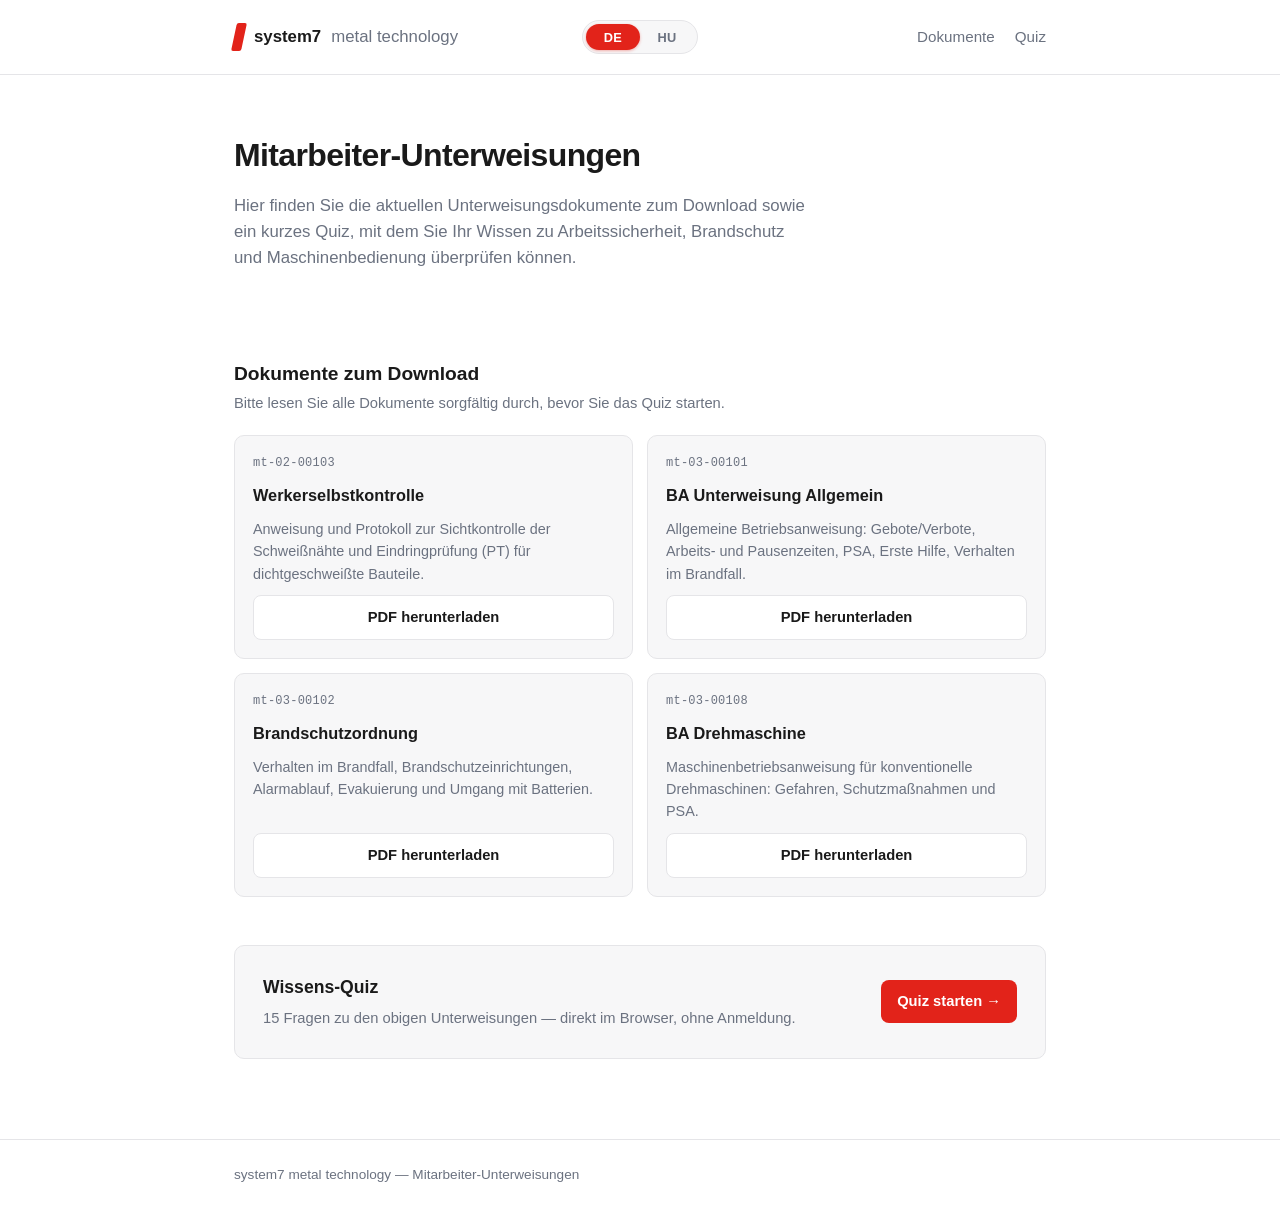
<file: index.html>
<!doctype html>
<html lang="de">
<head>
<meta charset="utf-8">
<meta name="viewport" content="width=device-width, initial-scale=1">
<title>Mitarbeiter-Unterweisungen | system7 metal technology</title>
<link rel="stylesheet" href="assets/style.css">
</head>
<body>

<header class="site">
  <div class="wrap">
    <a class="brand" href="index.html"><span class="mark"></span>system7 <span style="font-weight:400;color:var(--muted)">metal technology</span></a>
    <div class="lang-toggle">
      <div class="thumb"></div>
      <button class="lang-btn" data-lang-btn="de">DE</button>
      <button class="lang-btn" data-lang-btn="hu">HU</button>
    </div>
    <nav class="site">
      <a href="#dokumente" data-i18n="nav_docs">Dokumente</a>
      <a href="quiz.html" data-i18n="nav_quiz">Quiz</a>
    </nav>
  </div>
</header>

<main>
  <div class="wrap">

    <section class="hero">
      <h1 data-i18n="hero_title">Mitarbeiter-Unterweisungen</h1>
      <p data-i18n="hero_text">Hier finden Sie die aktuellen Unterweisungsdokumente zum Download sowie ein kurzes Quiz,
      mit dem Sie Ihr Wissen zu Arbeitssicherheit, Brandschutz und Maschinenbedienung überprüfen können.</p>
    </section>

    <section id="dokumente">
      <h2 class="section-title" data-i18n="docs_title">Dokumente zum Download</h2>
      <p class="section-sub" data-i18n="docs_sub">Bitte lesen Sie alle Dokumente sorgfältig durch, bevor Sie das Quiz starten.</p>

      <div class="doc-grid">

        <div class="doc-card" data-doc="werkerselbstkontrolle">
          <span class="doc-num" data-doc-num></span>
          <h3 data-doc-title></h3>
          <p data-doc-desc></p>
          <a class="btn btn-outline" data-doc-link download></a>
        </div>

        <div class="doc-card" data-doc="allgemein">
          <span class="doc-num" data-doc-num></span>
          <h3 data-doc-title></h3>
          <p data-doc-desc></p>
          <a class="btn btn-outline" data-doc-link download></a>
        </div>

        <div class="doc-card" data-doc="brandschutz">
          <span class="doc-num" data-doc-num></span>
          <h3 data-doc-title></h3>
          <p data-doc-desc></p>
          <a class="btn btn-outline" data-doc-link download></a>
        </div>

        <div class="doc-card" data-doc="drehmaschine">
          <span class="doc-num" data-doc-num></span>
          <h3 data-doc-title></h3>
          <p data-doc-desc></p>
          <a class="btn btn-outline" data-doc-link download></a>
        </div>

      </div>
    </section>

    <section>
      <div class="quiz-cta">
        <div>
          <h3 data-i18n="quiz_cta_title">Wissens-Quiz</h3>
          <p data-i18n="quiz_cta_text">15 Fragen zu den obigen Unterweisungen &mdash; direkt im Browser, ohne Anmeldung.</p>
        </div>
        <a class="btn btn-primary" href="quiz.html" data-i18n="quiz_cta_btn">Quiz starten &rarr;</a>
      </div>
    </section>

  </div>
</main>

<footer class="site">
  <div class="wrap" data-i18n="footer">
    system7 metal technology &mdash; Mitarbeiter-Unterweisungen
  </div>
</footer>

<script src="assets/i18n.js"></script>
<script src="assets/lang.js"></script>
<script>
  applyCommonI18n("page_title_index");
  renderDocs();
</script>
</body>
</html>
</file>
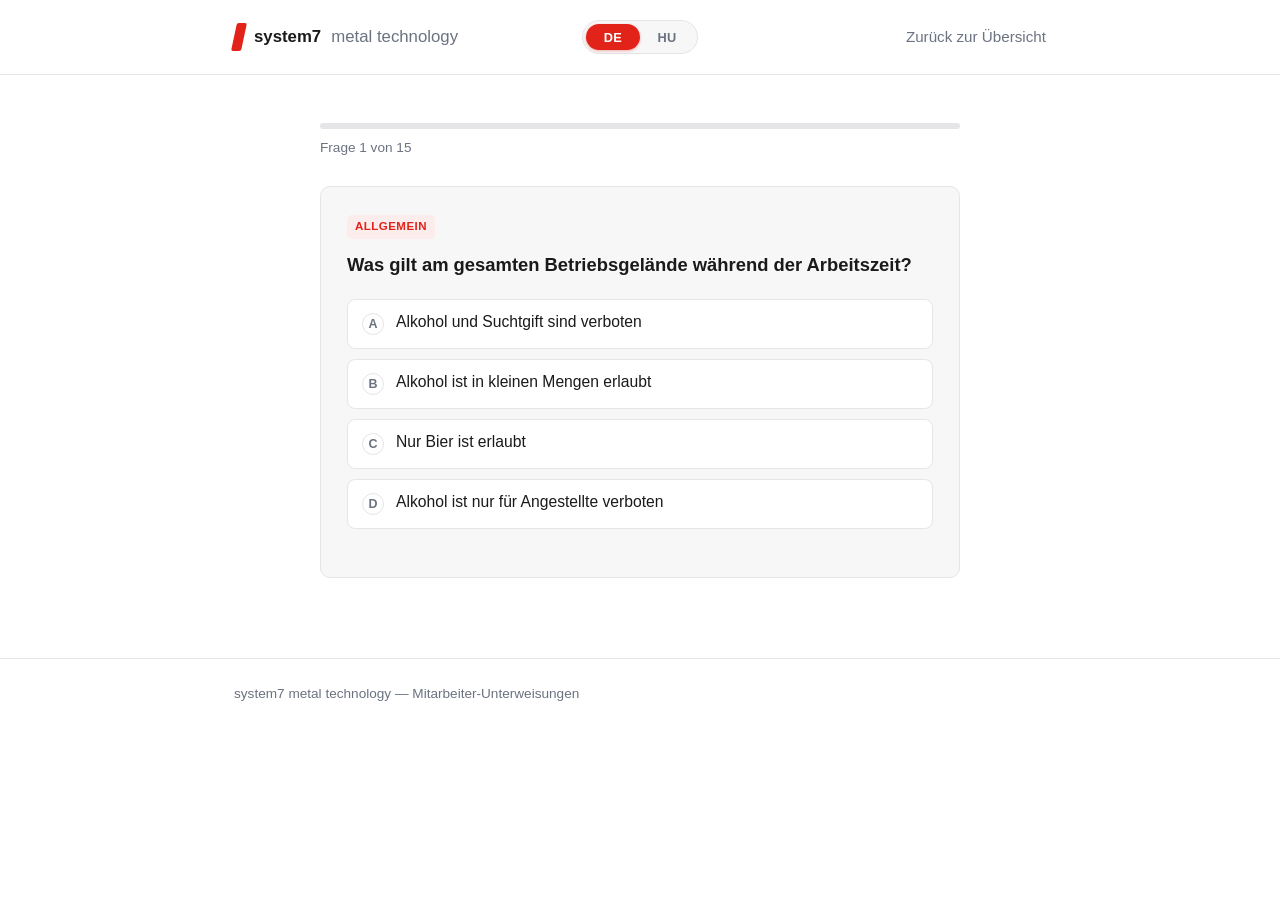
<file: quiz.html>
<!doctype html>
<html lang="de">
<head>
<meta charset="utf-8">
<meta name="viewport" content="width=device-width, initial-scale=1">
<title>Quiz | system7 metal technology</title>
<link rel="stylesheet" href="assets/style.css">
</head>
<body>

<header class="site">
  <div class="wrap">
    <a class="brand" href="index.html"><span class="mark"></span>system7 <span style="font-weight:400;color:var(--muted)">metal technology</span></a>
    <div class="lang-toggle">
      <div class="thumb"></div>
      <button class="lang-btn" data-lang-btn="de">DE</button>
      <button class="lang-btn" data-lang-btn="hu">HU</button>
    </div>
    <nav class="site">
      <a href="index.html" data-i18n="back_link">Zurück zur Übersicht</a>
    </nav>
  </div>
</header>

<main>
  <div class="wrap">
    <div class="quiz-shell" id="quiz-shell">

      <div class="progress-track">
        <div class="progress-fill" id="progress-fill"></div>
      </div>
      <div class="progress-label" id="progress-label">Frage 1 von 15</div>

      <div class="question-card" id="question-card"></div>

      <div class="result-card hidden" id="result-card">
        <div class="section-sub" style="margin:0;" id="result-title">Ihr Ergebnis</div>
        <div class="result-score" id="result-score">0 / 15</div>
        <div class="result-msg" id="result-msg"></div>
        <div class="result-actions">
          <button class="btn btn-primary" id="restart-btn">Quiz wiederholen</button>
          <a class="btn btn-outline" href="index.html" id="docs-link-btn">Zur Dokumentenübersicht</a>
        </div>
        <div class="review-list" id="review-list"></div>
      </div>

    </div>
  </div>
</main>

<footer class="site">
  <div class="wrap" data-i18n="footer">
    system7 metal technology &mdash; Mitarbeiter-Unterweisungen
  </div>
</footer>

<script src="assets/i18n.js"></script>
<script src="assets/lang.js"></script>
<script src="assets/quiz-data.js"></script>
<script src="assets/quiz.js"></script>
</body>
</html>
</file>
<file: assets/style.css>
:root {
  --red: #e2231a;
  --red-dark: #b91c14;
  --ink: #1a1a1a;
  --muted: #6b7280;
  --bg: #ffffff;
  --card: #f7f7f8;
  --border: #e5e5e8;
  --green: #1a8a4a;
  --green-bg: #eafaf0;
  --red-bg: #fdecec;
  --radius: 10px;
  --maxw: 860px;
}

* { box-sizing: border-box; }

html, body {
  margin: 0;
  padding: 0;
}

body {
  font-family: -apple-system, BlinkMacSystemFont, "Segoe UI", Roboto, Helvetica, Arial, sans-serif;
  color: var(--ink);
  background: var(--bg);
  line-height: 1.55;
}

a { color: var(--red); }

.wrap {
  max-width: var(--maxw);
  margin: 0 auto;
  padding: 0 24px;
}

header.site {
  border-bottom: 1px solid var(--border);
  padding: 20px 0;
}

header.site .wrap {
  display: grid;
  grid-template-columns: 1fr auto 1fr;
  align-items: center;
  gap: 16px;
}

@media (max-width: 640px) {
  header.site .wrap {
    grid-template-columns: 1fr;
    row-gap: 14px;
  }
  header.site .brand,
  header.site .lang-toggle,
  header.site nav.site {
    justify-self: center;
  }
}

.brand {
  display: flex;
  align-items: center;
  gap: 10px;
  font-weight: 700;
  font-size: 1.05rem;
  text-decoration: none;
  color: var(--ink);
  justify-self: start;
}

.brand .mark {
  width: 10px;
  height: 28px;
  background: var(--red);
  border-radius: 2px;
  display: inline-block;
  transform: skewX(-12deg);
}

nav.site {
  display: flex;
  align-items: center;
  gap: 20px;
  justify-self: end;
}

nav.site a {
  color: var(--muted);
  text-decoration: none;
  font-size: 0.95rem;
}

nav.site a:hover { color: var(--ink); }

.lang-toggle {
  position: relative;
  justify-self: center;
  display: inline-flex;
  background: var(--card);
  border: 1px solid var(--border);
  border-radius: 999px;
  padding: 3px;
  width: 116px;
  height: 34px;
}

.lang-toggle .thumb {
  position: absolute;
  top: 3px;
  left: 3px;
  width: calc(50% - 3px);
  height: calc(100% - 6px);
  background: var(--red);
  border-radius: 999px;
  transition: transform 0.25s cubic-bezier(0.65, 0, 0.35, 1);
  box-shadow: 0 1px 3px rgba(226, 35, 26, 0.35);
}

.lang-toggle[data-active="hu"] .thumb {
  transform: translateX(100%);
}

.lang-btn {
  position: relative;
  z-index: 1;
  flex: 1;
  border: none;
  background: transparent;
  font-size: 0.8rem;
  font-weight: 700;
  letter-spacing: 0.02em;
  color: var(--muted);
  cursor: pointer;
  border-radius: 999px;
  transition: color 0.2s ease;
}

.lang-btn.active {
  color: #fff;
}

main {
  padding: 48px 0 80px;
}

.hero {
  padding: 8px 0 40px;
}

.hero h1 {
  font-size: 2rem;
  margin: 0 0 12px;
  letter-spacing: -0.02em;
}

.hero p {
  color: var(--muted);
  font-size: 1.05rem;
  max-width: 62ch;
  margin: 0;
}

.section-title {
  font-size: 1.2rem;
  margin: 0 0 4px;
}

.section-sub {
  color: var(--muted);
  font-size: 0.92rem;
  margin: 0 0 20px;
}

section + section {
  margin-top: 48px;
}

.doc-grid {
  display: grid;
  grid-template-columns: repeat(2, 1fr);
  gap: 14px;
}

@media (max-width: 640px) {
  .doc-grid { grid-template-columns: 1fr; }
}

.doc-card {
  border: 1px solid var(--border);
  background: var(--card);
  border-radius: var(--radius);
  padding: 18px;
  display: flex;
  flex-direction: column;
  gap: 10px;
}

.doc-card .doc-num {
  font-size: 0.75rem;
  color: var(--muted);
  font-family: ui-monospace, SFMono-Regular, Menlo, monospace;
  letter-spacing: 0.02em;
}

.doc-card h3 {
  margin: 0;
  font-size: 1.02rem;
}

.doc-card p {
  margin: 0;
  color: var(--muted);
  font-size: 0.9rem;
  flex: 1;
}

.btn {
  display: inline-flex;
  align-items: center;
  justify-content: center;
  gap: 8px;
  border: none;
  border-radius: 8px;
  padding: 10px 16px;
  font-size: 0.92rem;
  font-weight: 600;
  cursor: pointer;
  text-decoration: none;
  transition: background 0.15s ease, transform 0.05s ease;
}

.btn:active { transform: scale(0.98); }

.btn-primary {
  background: var(--red);
  color: #fff;
}
.btn-primary:hover { background: var(--red-dark); }

.btn-outline {
  background: #fff;
  color: var(--ink);
  border: 1px solid var(--border);
}
.btn-outline:hover { border-color: var(--red); color: var(--red); }

.quiz-cta {
  border: 1px solid var(--border);
  background: var(--card);
  border-radius: var(--radius);
  padding: 28px;
  display: flex;
  align-items: center;
  justify-content: space-between;
  gap: 20px;
  flex-wrap: wrap;
}

.quiz-cta h3 {
  margin: 0 0 6px;
  font-size: 1.1rem;
}

.quiz-cta p {
  margin: 0;
  color: var(--muted);
  font-size: 0.92rem;
}

footer.site {
  border-top: 1px solid var(--border);
  padding: 24px 0;
  color: var(--muted);
  font-size: 0.85rem;
}

/* ---- Quiz page ---- */

.quiz-shell {
  max-width: 640px;
  margin: 0 auto;
}

.progress-track {
  height: 6px;
  background: var(--border);
  border-radius: 4px;
  overflow: hidden;
  margin-bottom: 8px;
}

.progress-fill {
  height: 100%;
  background: var(--red);
  width: 0%;
  transition: width 0.25s ease;
}

.progress-label {
  display: flex;
  justify-content: space-between;
  font-size: 0.85rem;
  color: var(--muted);
  margin-bottom: 28px;
}

.question-card {
  border: 1px solid var(--border);
  border-radius: var(--radius);
  padding: 26px;
  background: var(--card);
}

.question-tag {
  display: inline-block;
  font-size: 0.72rem;
  font-weight: 700;
  text-transform: uppercase;
  letter-spacing: 0.04em;
  color: var(--red);
  background: var(--red-bg);
  padding: 3px 8px;
  border-radius: 5px;
  margin-bottom: 12px;
}

.question-text {
  font-size: 1.15rem;
  font-weight: 600;
  margin: 0 0 20px;
}

.options {
  display: flex;
  flex-direction: column;
  gap: 10px;
}

.option {
  display: flex;
  align-items: flex-start;
  gap: 12px;
  text-align: left;
  border: 1px solid var(--border);
  background: #fff;
  border-radius: 8px;
  padding: 13px 14px;
  font-size: 0.98rem;
  cursor: pointer;
  color: var(--ink);
}

.option:hover:not(:disabled) {
  border-color: var(--red);
}

.option .letter {
  flex: none;
  width: 22px;
  height: 22px;
  border-radius: 50%;
  border: 1px solid var(--border);
  display: flex;
  align-items: center;
  justify-content: center;
  font-size: 0.78rem;
  font-weight: 700;
  color: var(--muted);
}

.option.correct {
  border-color: var(--green);
  background: var(--green-bg);
}
.option.correct .letter {
  background: var(--green);
  border-color: var(--green);
  color: #fff;
}

.option.wrong {
  border-color: var(--red);
  background: var(--red-bg);
}
.option.wrong .letter {
  background: var(--red);
  border-color: var(--red);
  color: #fff;
}

.option:disabled {
  cursor: default;
}

.explain {
  margin-top: 18px;
  padding: 14px 16px;
  border-radius: 8px;
  background: #fff;
  border: 1px solid var(--border);
  font-size: 0.9rem;
  color: var(--muted);
  display: none;
}
.explain.show { display: block; }

.quiz-actions {
  display: flex;
  justify-content: flex-end;
  margin-top: 22px;
}

.result-card {
  border: 1px solid var(--border);
  border-radius: var(--radius);
  padding: 36px;
  text-align: center;
  background: var(--card);
}

.result-score {
  font-size: 2.6rem;
  font-weight: 800;
  margin: 6px 0 4px;
}

.result-msg {
  color: var(--muted);
  margin-bottom: 24px;
}

.result-actions {
  display: flex;
  gap: 12px;
  justify-content: center;
  flex-wrap: wrap;
}

.review-list {
  text-align: left;
  margin-top: 32px;
  display: flex;
  flex-direction: column;
  gap: 12px;
}

.review-item {
  border: 1px solid var(--border);
  border-radius: 8px;
  padding: 14px 16px;
  background: #fff;
  font-size: 0.9rem;
}

.review-item .rq {
  font-weight: 600;
  margin-bottom: 6px;
}

.review-item .ra-correct { color: var(--green); }
.review-item .ra-wrong { color: var(--red); text-decoration: line-through; }

.hidden { display: none !important; }
</file>
